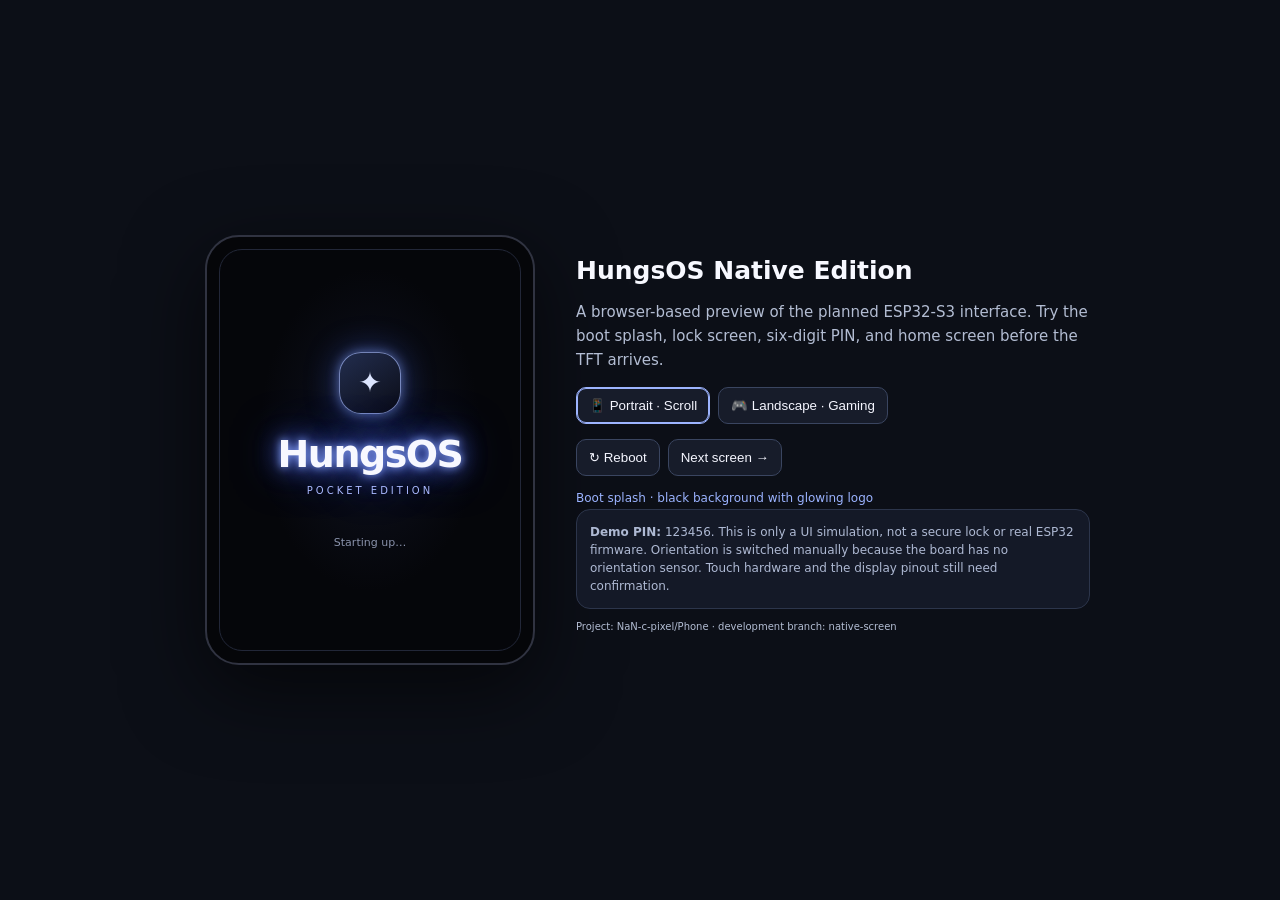
<file: simulator/index.html>
<!doctype html>
<html lang="en">
<head>
<meta charset="utf-8">
<meta name="viewport" content="width=device-width,initial-scale=1">
<title>HungsOS Native Edition — Screen Simulator</title>
<style>
:root{color-scheme:dark;--bg:#080a10;--panel:#151a28;--line:#303951;--blue:#9db4ff;--text:#f7f8ff;--muted:#9ba5bd}
*{box-sizing:border-box}body{margin:0;background:#0c0f17;color:var(--text);font:15px system-ui,-apple-system,Segoe UI,sans-serif;min-height:100vh;display:grid;place-items:center;padding:18px}
.wrap{width:min(100%,900px);display:grid;grid-template-columns:minmax(250px,360px) minmax(230px,1fr);gap:26px;align-items:center}
.device{background:#050609;border:2px solid #303341;border-radius:34px;padding:12px;box-shadow:0 24px 80px #0009;transition:width .2s;justify-self:center;width:100%;max-width:330px}
.device.landscape{max-width:440px}.screen{position:relative;overflow:hidden;aspect-ratio:3/4;background:#05060a;border-radius:23px;border:1px solid #222738;min-height:0;display:flex;flex-direction:column;align-items:stretch;justify-content:stretch;isolation:isolate}
.landscape .screen{aspect-ratio:4/3}.screen:before{content:"";position:absolute;inset:0;background:radial-gradient(ellipse at 50% 45%,#27325c44,transparent 52%);z-index:-1}
.center{margin:auto;text-align:center;padding:16px;width:100%}.brand{font-size:clamp(25px,5vw,38px);font-weight:750;letter-spacing:-1.5px;text-shadow:0 0 8px #8ca7ff,0 0 25px #536fff,0 0 48px #415aff99}.orb{width:62px;height:62px;margin:0 auto 18px;border-radius:22px;border:1px solid #a6baffaa;box-shadow:0 0 12px #8da8ff88,0 0 34px #496dff66;display:grid;place-items:center;color:#dce5ff;font-size:28px;background:linear-gradient(145deg,#222d4e,#0b0d17)}.sub{font-size:10px;letter-spacing:3px;color:#aab9ff;margin-top:9px}.loading{color:#8b94ad;font-size:11px;margin-top:40px}.dots{display:flex;justify-content:center;gap:7px;margin:20px 0}.dots i{width:8px;height:8px;border:1px solid #94aaff;border-radius:50%}.dots i.filled{background:#a9bcff;box-shadow:0 0 10px #809bff}
.topbar{display:flex;justify-content:space-between;padding:14px 16px 0;color:#e7ebfa;font-size:10px}.lockclock{font-size:clamp(37px,7vw,57px);font-weight:300;letter-spacing:-2px;margin-top:20px}.date{font-size:12px;color:#c1c8dc;margin-top:0}.hint{font-size:11px;color:#c3cbea;margin-top:32px;animation:pulse 1.8s infinite}.chev{font-size:21px;display:block;margin-bottom:5px}@keyframes pulse{50%{opacity:.55}}
.keypad{display:grid;grid-template-columns:repeat(3, minmax(0,1fr));gap:9px;max-width:225px;margin:15px auto 0}.key{border:1px solid #424b65;background:#151a28;color:white;border-radius:50%;aspect-ratio:1;max-width:58px;width:100%;justify-self:center;font-size:19px;cursor:pointer}.key:active,.tile:active,.control button:active{background:#34436c}.pinDots{display:flex;justify-content:center;gap:12px;margin:12px}.pinDots i{width:8px;height:8px;border:1px solid #9fb2ff;border-radius:50%}.pinDots i.on{background:#a6baff}.small{font-size:10px;color:var(--muted)}.homegrid{display:grid;grid-template-columns:repeat(3,1fr);gap:13px;padding:20px 18px}.tile{border:1px solid #323b53;background:#171c2a;border-radius:16px;aspect-ratio:1;display:flex;flex-direction:column;align-items:center;justify-content:center;gap:7px;color:#fff;cursor:pointer;font-size:10px}.tile b{font-size:22px;font-weight:500}.home-title{font-size:19px;font-weight:650;padding:24px 20px 0}.foot{margin-top:auto;padding:10px;text-align:center;color:#7e89a7;font-size:9px}.panel h1{font-size:25px;margin:0 0 8px}.panel p{color:#b3bdd3;line-height:1.6}.control{display:flex;flex-wrap:wrap;gap:8px;margin:15px 0}.control button,.control select{background:#171c2a;color:#f5f6ff;border:1px solid #3a4560;border-radius:10px;padding:10px 12px;cursor:pointer}.control button.active{border-color:var(--blue);box-shadow:0 0 0 1px var(--blue) inset}.note{background:#141927;border:1px solid #2c354b;border-radius:14px;padding:13px;color:#aeb9d3;font-size:12px;line-height:1.5}.status{color:#9bb3ff;font-size:12px;min-height:18px}.back{background:none;border:0;color:#a9bbff;cursor:pointer;font-size:11px;margin-top:10px}
@media(max-width:650px){.wrap{grid-template-columns:1fr;gap:22px}.device{max-width:300px}.device.landscape{max-width:min(100%,400px)}.panel{max-width:440px;margin:auto}.panel h1{font-size:22px}}
</style>
</head>
<body>
<main class="wrap">
  <section id="device" class="device">
    <div id="screen" class="screen" aria-label="HungsOS screen preview"></div>
  </section>
  <section class="panel">
    <h1>HungsOS Native Edition</h1>
    <p>A browser-based preview of the planned ESP32-S3 interface. Try the boot splash, lock screen, six-digit PIN, and home screen before the TFT arrives.</p>
    <div class="control" aria-label="Screen orientation">
      <button id="portrait" class="active">📱 Portrait · Scroll</button>
      <button id="landscape">🎮 Landscape · Gaming</button>
    </div>
    <div class="control" aria-label="Simulator controls">
      <button id="reboot">↻ Reboot</button>
      <button id="skip">Next screen →</button>
    </div>
    <div id="status" class="status" aria-live="polite">Boot splash</div>
    <div class="note"><b>Demo PIN:</b> 123456. This is only a UI simulation, not a secure lock or real ESP32 firmware. Orientation is switched manually because the board has no orientation sensor. Touch hardware and the display pinout still need confirmation.</div>
    <p class="small">Project: NaN-c-pixel/Phone · development branch: native-screen</p>
  </section>
</main>
<script>
const screen=document.querySelector('#screen'),device=document.querySelector('#device'),statusEl=document.querySelector('#status');
let page='boot',pin='',orientation='portrait',bootTimer;
function setStatus(s){statusEl.textContent=s}
function base(content){screen.innerHTML=content}
function boot(){clearTimeout(bootTimer);page='boot';pin='';base('<div class="center"><div class="orb">✦</div><div class="brand">HungsOS</div><div class="sub">POCKET EDITION</div><div class="loading">Starting up…</div></div>');setStatus('Boot splash · black background with glowing logo');bootTimer=setTimeout(lock,1800)}
function lock(){page='lock';base('<div class="topbar"><span>HungsOS</span><span>◉ ▰</span></div><div class="center"><div class="lockclock" id="clock">21:00</div><div class="date" id="date"></div><div class="hint"><span class="chev">⌃</span>Swipe up to unlock<br><button class="back" id="unlock">Tap to unlock</button></div></div><div class="foot">HungsOS Native Edition</div>');updateClock();setStatus('Lock screen · swipe up or tap to unlock');screen.ontouchstart=e=>{screen.dataset.sy=e.touches[0].clientY};screen.ontouchend=e=>{if(page==='lock'&&Number(screen.dataset.sy)-e.changedTouches[0].clientY>35)keypad()};document.querySelector('#unlock').onclick=keypad}
function keypad(){page='pin';pin='';drawPin();setStatus('Enter demo PIN 123456')}
function drawPin(){let d=Array.from({length:6},(_,i)=>'<i class="'+(i<pin.length?'on':'')+'"></i>').join('');let keys=['1','2','3','4','5','6','7','8','9','⌫','0','↵'];base('<div class="topbar"><button class="back" id="cancel">‹ Back</button><span>Unlock</span><span></span></div><div class="center" style="margin:0 auto"><div style="font-size:17px">Enter passcode</div><div class="pinDots">'+d+'</div><div class="small">Use 123456 for this demo</div><div class="keypad">'+keys.map(k=>'<button class="key" data-key="'+k+'">'+k+'</button>').join('')+'</div><div id="pinmsg" class="small" style="margin-top:8px"></div></div>');document.querySelector('#cancel').onclick=lock;screen.querySelectorAll('[data-key]').forEach(b=>b.onclick=()=>{let k=b.dataset.key;if(k==='⌫')pin=pin.slice(0,-1);else if(k==='↵'){if(pin==='123456'){home();return}else{document.querySelector('#pinmsg').textContent='Incorrect demo PIN';pin=''}}else if(pin.length<6)pin+=k;drawPin()});setStatus('PIN keypad')}
function home(){page='home';let apps=[['📝','Notes'],['📁','Files'],['⚙️','Settings'],['🧮','Calculator'],['📶','Wi-Fi'],['🎮','Games']];base('<div class="topbar"><span>HungsOS</span><span>◉ ▰</span></div><div class="home-title">Good evening ✨</div><div class="small" style="padding:0 20px">Pocket Edition</div><div class="homegrid">'+apps.map(([i,n])=>'<button class="tile" data-app="'+n+'"><b>'+i+'</b>'+n+'</button>').join('')+'</div><div class="foot">Portrait: scroll · Landscape: gaming</div>');screen.querySelectorAll('[data-app]').forEach(b=>b.onclick=()=>app(b.dataset.app));setStatus('Home screen')}
function app(name){page='app';base('<div class="topbar"><button class="back" id="goback">‹ Home</button><span>'+name+'</span><span>◉</span></div><div class="center"><div class="orb">'+({Notes:'✎',Files:'▤',Settings:'⚙',Calculator:'＋',Wi:'◉',Games:'🎮'}[name]||'✦')+'</div><div style="font-size:22px;font-weight:650">'+name+'</div><p class="small">Native screen preview</p><p class="small">App screen implementation comes next.</p></div>');document.querySelector('#goback').onclick=home;setStatus(name+' preview')}
function updateClock(){let n=new Date(),c=document.querySelector('#clock'),d=document.querySelector('#date');if(c)c.textContent=n.toLocaleTimeString([],{hour:'2-digit',minute:'2-digit'});if(d)d.textContent=n.toLocaleDateString([],{weekday:'long',month:'long',day:'numeric'})}
function orient(o){orientation=o;device.classList.toggle('landscape',o==='landscape');document.querySelector('#portrait').classList.toggle('active',o==='portrait');document.querySelector('#landscape').classList.toggle('active',o==='landscape');setStatus((page==='boot'?'Boot splash':page[0].toUpperCase()+page.slice(1))+' · '+o)}
document.querySelector('#portrait').onclick=()=>orient('portrait');document.querySelector('#landscape').onclick=()=>orient('landscape');document.querySelector('#reboot').onclick=boot;document.querySelector('#skip').onclick=()=>{if(page==='boot')lock();else if(page==='lock')keypad();else if(page==='pin')home();else if(page==='home')app('Notes');else home()};boot();setInterval(updateClock,1000);
</script>
</body>
</html>
</file>
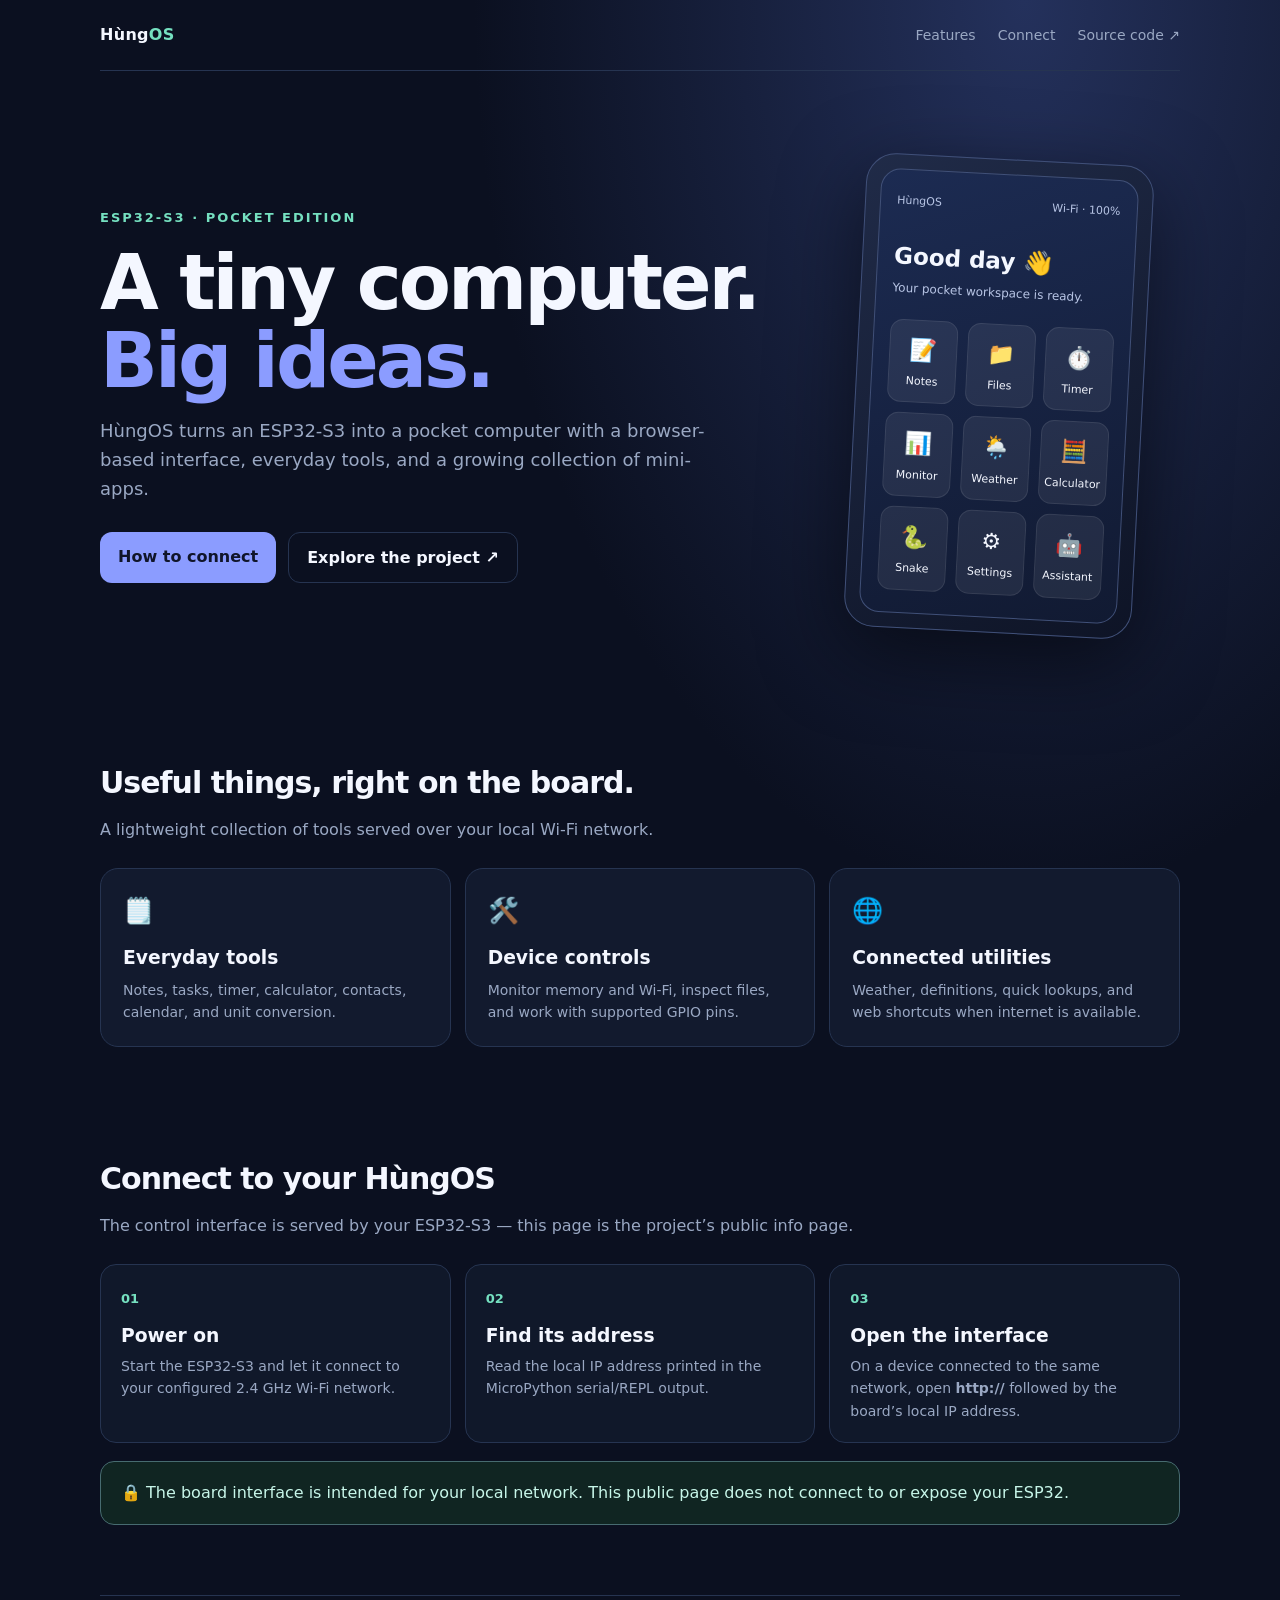
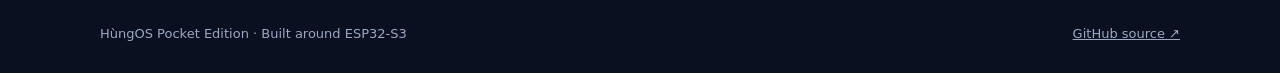
<file: website/index.html>
<!doctype html>
<html lang="en">
<head>
  <meta charset="utf-8">
  <meta name="viewport" content="width=device-width,initial-scale=1">
  <meta name="theme-color" content="#0b1020">
  <meta name="description" content="HùngOS Pocket Edition — a pocket computer powered by ESP32-S3.">
  <title>HùngOS — Pocket Edition</title>
  <style>
    :root{color-scheme:dark;--bg:#0b1020;--panel:#121a2e;--muted:#9aa8c3;--text:#f4f7ff;--line:#263451;--accent:#8b9cff;--mint:#75e0c0}
    *{box-sizing:border-box}body{margin:0;background:radial-gradient(ellipse at 80% 0%,#24315c 0,transparent 38%),var(--bg);color:var(--text);font:16px/1.6 system-ui,-apple-system,Segoe UI,Roboto,sans-serif}
    a{color:inherit}.wrap{width:min(1080px,calc(100% - 40px));margin:auto}
    header{display:flex;align-items:center;justify-content:space-between;padding:22px 0;border-bottom:1px solid var(--line)}
    .brand{font-weight:800;letter-spacing:.3px}.brand span{color:var(--mint)}nav{display:flex;gap:22px;color:var(--muted);font-size:14px}nav a{text-decoration:none}
    .hero{padding:88px 0 72px;display:grid;grid-template-columns:1.3fr .7fr;gap:44px;align-items:center}
    .eyebrow{color:var(--mint);font-size:13px;font-weight:800;letter-spacing:2px;text-transform:uppercase}
    h1{font-size:clamp(42px,7vw,76px);line-height:1.02;letter-spacing:-3px;margin:16px 0}
    .lead{font-size:18px;color:var(--muted);max-width:620px}
    .actions{display:flex;flex-wrap:wrap;gap:12px;margin-top:28px}
    .btn{display:inline-block;text-decoration:none;padding:12px 18px;border-radius:12px;font-weight:750;background:var(--accent);color:#10152a}
    .btn.secondary{background:transparent;color:var(--text);border:1px solid var(--line)}
    .device{border:1px solid #405078;border-radius:30px;padding:14px;background:linear-gradient(145deg,#202b48,#0e1426);box-shadow:0 24px 80px #0008;max-width:290px;margin:auto;transform:rotate(3deg)}
    .screen{border-radius:20px;background:linear-gradient(160deg,#1c2b52,#111a32);padding:22px 16px;min-height:360px;border:1px solid #405078}
    .status{font-size:11px;color:#b8c5e5;display:flex;justify-content:space-between}
    .screen h2{font-size:23px;margin:28px 0 5px}.screen p{font-size:12px;color:#b8c5e5;margin:0 0 20px}
    .appgrid{display:grid;grid-template-columns:repeat(3,1fr);gap:10px}
    .app{background:#ffffff12;border:1px solid #ffffff16;border-radius:13px;padding:12px 5px;text-align:center;font-size:11px}
    .app b{display:block;font-size:22px;margin-bottom:5px}
    section{padding:54px 0}.section-title{font-size:30px;letter-spacing:-1px;margin:0 0 10px}.sub{color:var(--muted);margin:0 0 26px}
    .cards{display:grid;grid-template-columns:repeat(3,1fr);gap:14px}
    .card{background:var(--panel);border:1px solid var(--line);border-radius:18px;padding:22px}
    .card .ico{font-size:25px}.card h3{margin:12px 0 6px}.card p{color:var(--muted);margin:0;font-size:14px}
    .how{display:grid;grid-template-columns:repeat(3,1fr);gap:14px;counter-reset:step}
    .step{background:#10182a;border:1px solid var(--line);border-radius:16px;padding:20px}
    .step:before{counter-increment:step;content:"0" counter(step);color:var(--mint);font-weight:900;font-size:13px}
    .step h3{margin:10px 0 4px}.step p{color:var(--muted);font-size:14px;margin:0}
    .note{padding:18px 20px;border:1px solid #476b70;background:#102522;border-radius:14px;color:#c7f6e9}
    footer{border-top:1px solid var(--line);padding:28px 0;color:var(--muted);font-size:13px;display:flex;justify-content:space-between;gap:15px;flex-wrap:wrap}
    @media(max-width:760px){nav{gap:12px}.hero{grid-template-columns:1fr;padding:60px 0 45px}.device{max-width:250px}.cards,.how{grid-template-columns:1fr 1fr}}
    @media(max-width:500px){nav a:nth-child(2){display:none}.cards,.how{grid-template-columns:1fr}h1{letter-spacing:-2px}}
  </style>
</head>
<body>
  <div class="wrap">
    <header>
      <div class="brand">Hùng<span>OS</span></div>
      <nav><a href="#features">Features</a><a href="#connect">Connect</a><a href="https://github.com/NaN-c-pixel/Phone">Source code ↗</a></nav>
    </header>
    <main>
      <section class="hero">
        <div>
          <div class="eyebrow">ESP32-S3 · Pocket Edition</div>
          <h1>A tiny computer.<br><span style="color:var(--accent)">Big ideas.</span></h1>
          <p class="lead">HùngOS turns an ESP32-S3 into a pocket computer with a browser-based interface, everyday tools, and a growing collection of mini-apps.</p>
          <div class="actions">
            <a class="btn" href="#connect">How to connect</a>
            <a class="btn secondary" href="https://github.com/NaN-c-pixel/Phone">Explore the project ↗</a>
          </div>
        </div>
        <div class="device" aria-label="Illustration of a pocket computer screen">
          <div class="screen">
            <div class="status"><span>HùngOS</span><span>Wi-Fi · 100%</span></div>
            <h2>Good day 👋</h2><p>Your pocket workspace is ready.</p>
            <div class="appgrid">
              <div class="app"><b>📝</b>Notes</div><div class="app"><b>📁</b>Files</div><div class="app"><b>⏱️</b>Timer</div>
              <div class="app"><b>📊</b>Monitor</div><div class="app"><b>🌦️</b>Weather</div><div class="app"><b>🧮</b>Calculator</div>
              <div class="app"><b>🐍</b>Snake</div><div class="app"><b>⚙️</b>Settings</div><div class="app"><b>🤖</b>Assistant</div>
            </div>
          </div>
        </div>
      </section>
      <section id="features">
        <h2 class="section-title">Useful things, right on the board.</h2>
        <p class="sub">A lightweight collection of tools served over your local Wi-Fi network.</p>
        <div class="cards">
          <article class="card"><div class="ico">🗒️</div><h3>Everyday tools</h3><p>Notes, tasks, timer, calculator, contacts, calendar, and unit conversion.</p></article>
          <article class="card"><div class="ico">🛠️</div><h3>Device controls</h3><p>Monitor memory and Wi-Fi, inspect files, and work with supported GPIO pins.</p></article>
          <article class="card"><div class="ico">🌐</div><h3>Connected utilities</h3><p>Weather, definitions, quick lookups, and web shortcuts when internet is available.</p></article>
        </div>
      </section>
      <section id="connect">
        <h2 class="section-title">Connect to your HùngOS</h2>
        <p class="sub">The control interface is served by your ESP32-S3 — this page is the project’s public info page.</p>
        <div class="how">
          <article class="step"><h3>Power on</h3><p>Start the ESP32-S3 and let it connect to your configured 2.4 GHz Wi-Fi network.</p></article>
          <article class="step"><h3>Find its address</h3><p>Read the local IP address printed in the MicroPython serial/REPL output.</p></article>
          <article class="step"><h3>Open the interface</h3><p>On a device connected to the same network, open <strong>http://</strong> followed by the board’s local IP address.</p></article>
        </div>
        <p class="note" style="margin-top:18px">🔒 The board interface is intended for your local network. This public page does not connect to or expose your ESP32.</p>
      </section>
    </main>
    <footer><span>HùngOS Pocket Edition · Built around ESP32-S3</span><a href="https://github.com/NaN-c-pixel/Phone">GitHub source ↗</a></footer>
  </div>
</body>
</html>
</file>
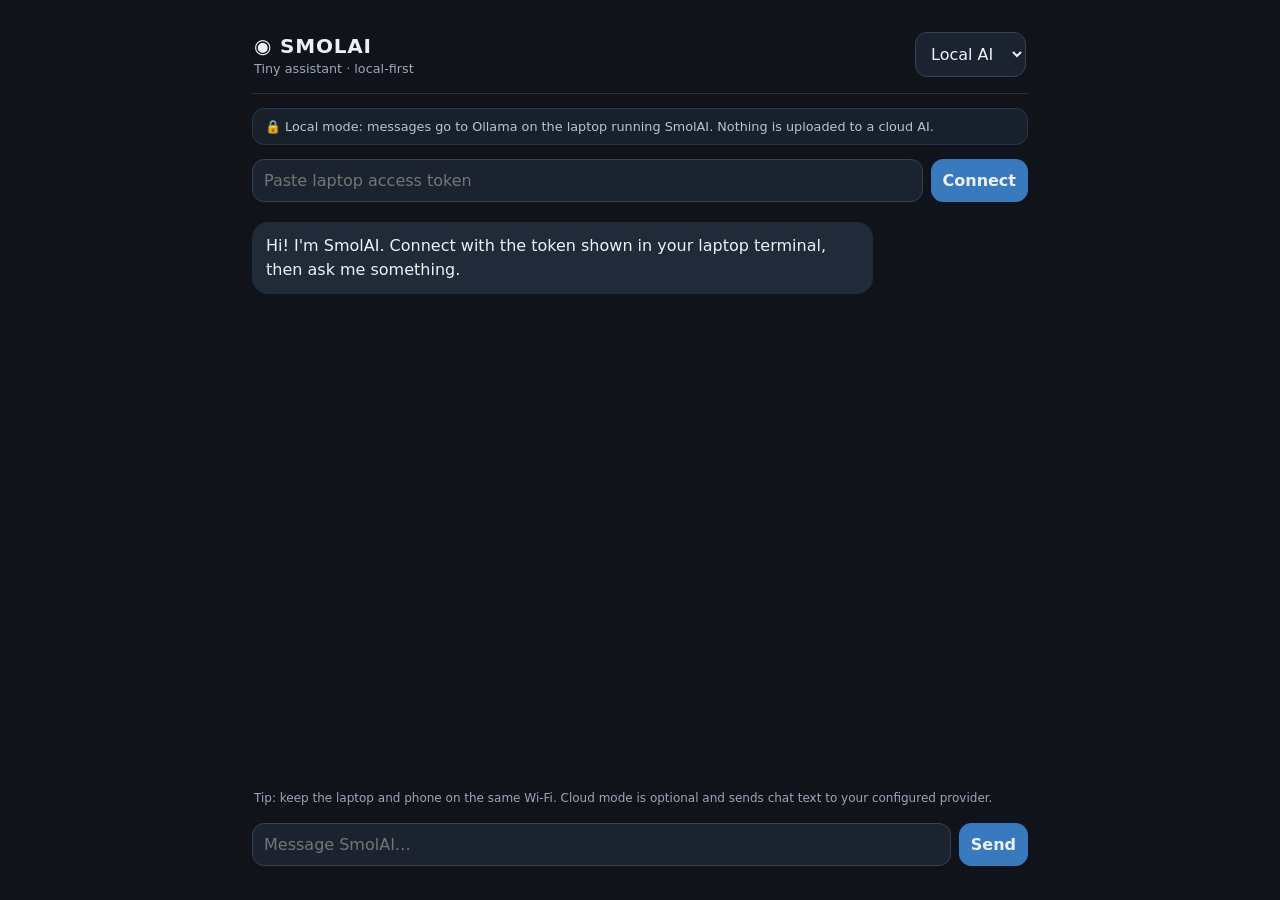
<file: SmolAI/web/index.html>
<!doctype html>
<html lang="en">
<head>
<meta charset="utf-8">
<meta name="viewport" content="width=device-width,initial-scale=1,viewport-fit=cover">
<meta name="theme-color" content="#10131a">
<title>SmolAI</title>
<style>
:root{color-scheme:dark;font-family:system-ui,-apple-system,Segoe UI,sans-serif;background:#10131a;color:#edf1f7}
*{box-sizing:border-box}body{margin:0;min-height:100vh;display:flex;justify-content:center}
main{width:min(820px,100%);min-height:100vh;display:flex;flex-direction:column;padding:18px 14px env(safe-area-inset-bottom)}
header{display:flex;align-items:center;justify-content:space-between;gap:12px;border-bottom:1px solid #293140;padding:8px 2px 16px}
h1{font-size:1.25rem;margin:0;letter-spacing:.04em}.sub{color:#9ba8ba;font-size:.8rem;margin-top:3px}
select,input,button{font:inherit;border:1px solid #354154;border-radius:12px;background:#1b2330;color:#edf1f7;padding:11px}
select{max-width:132px}.notice{font-size:.8rem;color:#b7c4d5;background:#18202b;border:1px solid #293748;border-radius:12px;padding:10px 12px;margin:14px 0}
#chat{flex:1;display:flex;flex-direction:column;gap:12px;padding:8px 0 18px}
.msg{max-width:92%;padding:12px 14px;border-radius:16px;line-height:1.5;white-space:pre-wrap;overflow-wrap:anywhere}
.user{align-self:flex-end;background:#254d77}.bot{align-self:flex-start;background:#202a38}
.label{font-size:.7rem;color:#aebbd0;margin-bottom:4px}
form{display:flex;gap:8px;padding:10px 0 max(10px,env(safe-area-inset-bottom));position:sticky;bottom:0;background:#10131a}
#prompt{flex:1;min-width:0}button{background:#3979bd;border-color:#3979bd;font-weight:650;cursor:pointer}
button:disabled{opacity:.55}#tokenPanel{display:flex;gap:8px;margin-bottom:12px}#token{flex:1;min-width:0}
.small{font-size:.75rem;color:#98a7bb;margin:8px 2px}
@media(min-width:600px){main{padding:24px 22px} .msg{max-width:80%}}
</style>
</head>
<body><main>
<header><div><h1>◉ SMOLAI</h1><div class="sub">Tiny assistant · local-first</div></div>
<select id="mode" aria-label="AI mode"><option value="local">Local AI</option><option value="cloud">Cloud AI</option></select></header>
<div class="notice" id="privacy">🔒 Local mode: messages go to Ollama on the laptop running SmolAI. Nothing is uploaded to a cloud AI.</div>
<div id="tokenPanel"><input id="token" type="password" autocomplete="off" placeholder="Paste laptop access token" aria-label="Access token"><button id="saveToken" type="button">Connect</button></div>
<section id="chat" aria-live="polite"><div class="msg bot">Hi! I'm SmolAI. Connect with the token shown in your laptop terminal, then ask me something.</div></section>
<div class="small">Tip: keep the laptop and phone on the same Wi-Fi. Cloud mode is optional and sends chat text to your configured provider.</div>
<form id="form"><input id="prompt" placeholder="Message SmolAI…" autocomplete="off" required><button id="send">Send</button></form>
</main>
<script>
const $=id=>document.getElementById(id), history=[];
function add(role,text){const d=document.createElement('div');d.className='msg '+(role==='user'?'user':'bot');d.textContent=text;$('chat').appendChild(d);d.scrollIntoView({behavior:'smooth',block:'end'});}
function token(){return $('token').value.trim();}
$('saveToken').onclick=()=>{if(token()){$('tokenPanel').style.display='none';add('assistant','Connected to the SmolAI laptop server.');}};
$('mode').onchange=()=>{$('privacy').textContent=$('mode').value==='local'?'🔒 Local mode: messages go to Ollama on the laptop.':'☁️ Cloud mode: messages are sent to the cloud provider configured on the laptop.';};
$('form').onsubmit=async e=>{e.preventDefault();const text=$('prompt').value.trim();if(!text)return;if(!token()){$('tokenPanel').style.display='flex';add('assistant','Paste the access token from the laptop terminal first.');return;}
$('prompt').value='';add('user',text);history.push({role:'user',content:text});$('send').disabled=true;$('send').textContent='…';
try{const r=await fetch('/api/chat',{method:'POST',headers:{'Content-Type':'application/json','X-SmolAI-Token':token()},body:JSON.stringify({mode:$('mode').value,messages:[{role:'system',content:'You are SmolAI, a helpful and concise assistant. Be honest about uncertainty.'},...history.slice(-8)]})});const data=await r.json();if(!r.ok)throw new Error(data.error||'Request failed');const answer=data.answer||'(empty response)';add('assistant',answer);history.push({role:'assistant',content:answer});}catch(err){add('assistant','Error: '+err.message);history.pop();}finally{$('send').disabled=false;$('send').textContent='Send';$('prompt').focus();}};
</script></body></html>
</file>
